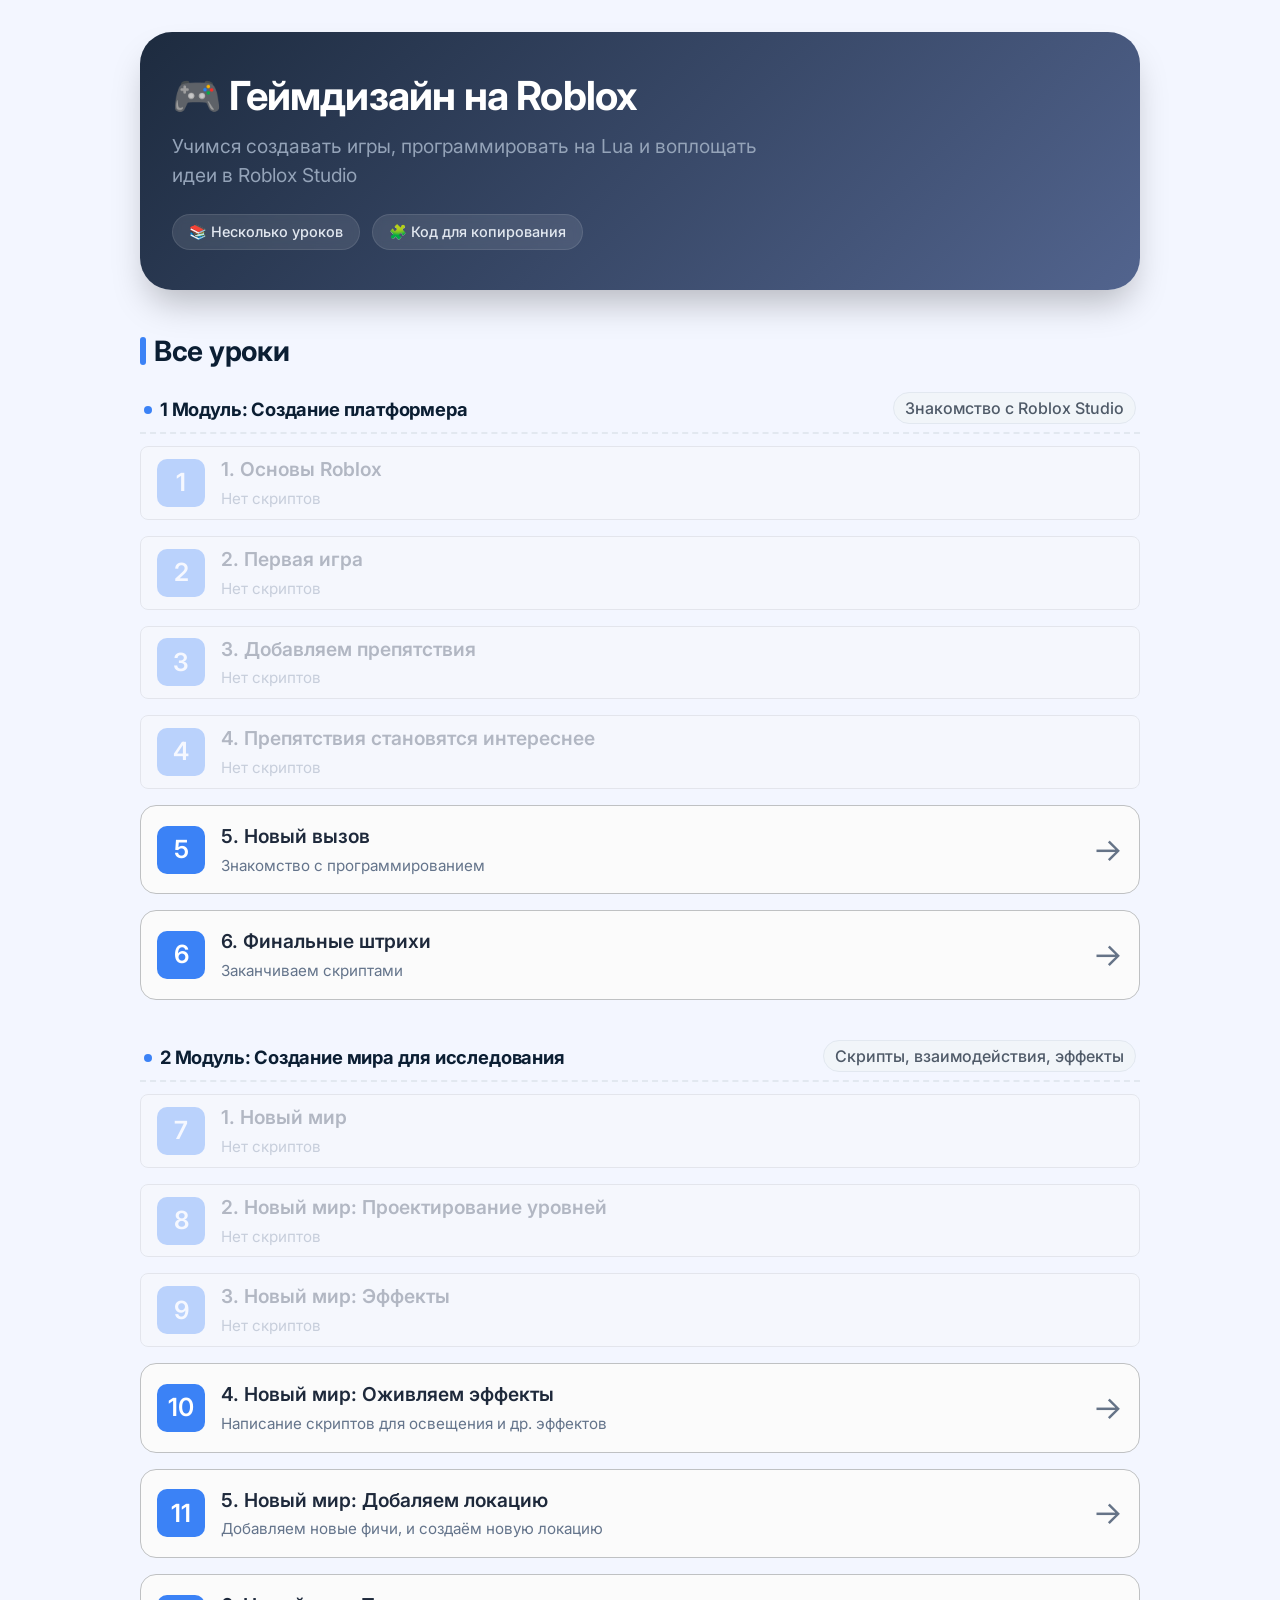
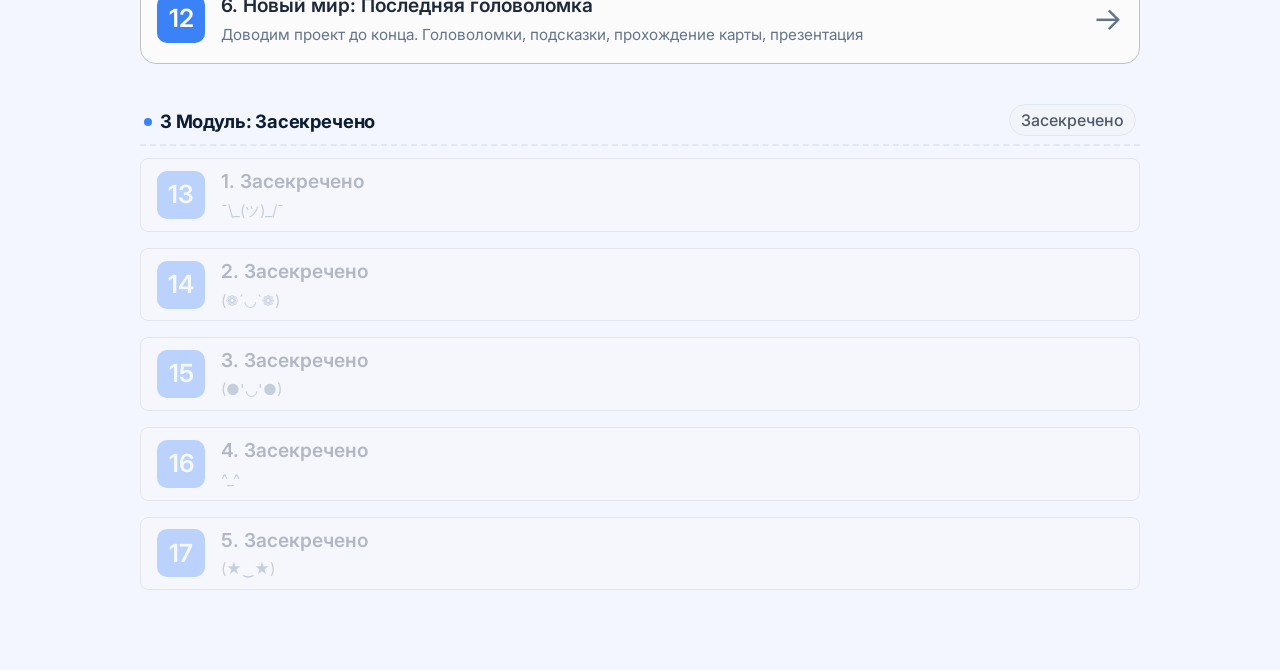
<file: index.html>
<!DOCTYPE html>
<html lang="ru">
<head>
  <meta charset="UTF-8">
  <meta name="viewport" content="width=device-width, initial-scale=1.0">
  <title>Создание игр на Roblox</title>
  <link rel="preconnect" href="https://fonts.googleapis.com">
  <link rel="preconnect" href="https://fonts.gstatic.com" crossorigin>
  <link href="https://fonts.googleapis.com/css2?family=Inter:opsz,wght@14..32,400;14..32,500;14..32,600;14..32,700&display=swap" rel="stylesheet">
  <link rel="stylesheet" href="css/style.css">
  <link rel="icon" type="image/png" href="logo-circle-tg.png">
</head>
<body>
  <div class="container">

    <header class="hero">
      <h1>🎮 Геймдизайн на Roblox</h1>
      <p class="subhead">Учимся создавать игры, программировать на Lua и воплощать идеи в Roblox Studio</p>
      <div class="badge-list">
        <span class="badge">📚 Несколько уроков</span>
        <span class="badge">🧩 Код для копирования</span>
      </div>
    </header>

    <section class="section">
      <h2 class="section-title">Все уроки</h2>

      <div class="topic-list">

        <!-- ПОДТЕМА 1 -->
        <section class="topic-block">
          <header class="topic-header">
            <h3 class="topic-title">1 Модуль: Создание платформера</h3>
            <span class="topic-range">Знакомство с Roblox Studio</span>
          </header>
          <div class="lesson-list">
            <a class="lesson-item lesson-item--disabled" href="#">
              <span class="lesson-item__num">1</span>
              <div class="lesson-item__body">
                <h3>1. Основы Roblox</h3>
                <p>Нет скриптов</p>
              </div>
            </a>
            <a class="lesson-item lesson-item--disabled" href="#">
              <span class="lesson-item__num">2</span>
              <div class="lesson-item__body">
                <h3>2. Первая игра</h3>
                <p>Нет скриптов</p>
              </div>
            </a>
            <a class="lesson-item lesson-item--disabled" href="#">
              <span class="lesson-item__num">3</span>
              <div class="lesson-item__body">
                <h3>3. Добавляем препятствия</h3>
                <p>Нет скриптов</p>
              </div>
            </a>
            <a class="lesson-item lesson-item--disabled" href="#">
              <span class="lesson-item__num">4</span>
              <div class="lesson-item__body">
                <h3>4. Препятствия становятся интереснее</h3>
                <p>Нет скриптов</p>
              </div>
            </a>
            <a class="lesson-item" href="lessons/lesson-05.html">
              <span class="lesson-item__num">5</span>
              <div class="lesson-item__body">
                <h3>5. Новый вызов</h3>
                <p>Знакомство с программированием</p>
              </div>
              <span class="lesson-item__arrow">→</span>
            </a>
            <a class="lesson-item" href="lessons/lesson-06.html">
              <span class="lesson-item__num">6</span>
              <div class="lesson-item__body">
                <h3>6. Финальные штрихи</h3>
                <p>Заканчиваем скриптами</p>
              </div>
              <span class="lesson-item__arrow">→</span>
            </a>
          </div>
        </section>

        <!-- ПОДТЕМА 2 -->
        <section class="topic-block">
          <header class="topic-header">
            <h3 class="topic-title">2 Модуль: Создание мира для исследования</h3>
            <span class="topic-range">Скрипты, взаимодействия, эффекты</span>
          </header>
          <div class="lesson-list">
            <a class="lesson-item lesson-item--disabled" href="#">
              <span class="lesson-item__num">7</span>
              <div class="lesson-item__body">
                <h3>1. Новый мир</h3>
                <p>Нет скриптов</p>
              </div>
            </a>
            <a class="lesson-item lesson-item--disabled" href="#">
              <span class="lesson-item__num">8</span>
              <div class="lesson-item__body">
                <h3>2. Новый мир: Проектирование уровней</h3>
                <p>Нет скриптов</p>
              </div>
            </a>
            <a class="lesson-item lesson-item--disabled" href="#">
              <span class="lesson-item__num">9</span>
              <div class="lesson-item__body">
                <h3>3. Новый мир: Эффекты</h3>
                <p>Нет скриптов</p>
              </div>
            </a>
            <a class="lesson-item" href="lessons/lesson-10.html">
              <span class="lesson-item__num">10</span>
              <div class="lesson-item__body">
                <h3>4. Новый мир: Оживляем эффекты</h3>
                <p>Написание скриптов для освещения и др. эффектов</p>
              </div>
              <span class="lesson-item__arrow">→</span>
            </a>
            <a class="lesson-item" href="lessons/lesson-11.html">
              <span class="lesson-item__num">11</span>
              <div class="lesson-item__body">
                <h3>5. Новый мир: Добаляем локацию</h3>
                <p>Добавляем новые фичи, и создаём новую локацию</p>
              </div>
              <span class="lesson-item__arrow">→</span>
            </a>
            <a class="lesson-item" href="lessons/lesson-12.html">
              <span class="lesson-item__num">12</span>
              <div class="lesson-item__body">
                <h3>6. Новый мир: Последняя головоломка</h3>
                <p>Доводим проект до конца. Головоломки, подсказки, прохождение карты, презентация</p>
              </div>
              <span class="lesson-item__arrow">→</span>
            </a>
          </div>
        </section>

        <!-- ПОДТЕМА 3 — занятие 7 является первым в этой подтеме -->
        <section class="topic-block">
          <header class="topic-header">
            <h3 class="topic-title">3 Модуль: Засекречено</h3>
            <span class="topic-range">Засекречено</span>
          </header>
          <div class="lesson-list">
            <a class="lesson-item lesson-item--disabled" href="#">
              <span class="lesson-item__num">13</span>
              <div class="lesson-item__body">
                <h3>1. Засекречено</h3>
                <p>¯\_(ツ)_/¯</p>
              </div>
            </a>
            <a class="lesson-item lesson-item--disabled" href="#">
              <span class="lesson-item__num">14</span>
              <div class="lesson-item__body">
                <h3>2. Засекречено</h3>
                <p>(❁´◡`❁)</p>
              </div>
            </a>
            <a class="lesson-item lesson-item--disabled" href="#">
              <span class="lesson-item__num">15</span>
              <div class="lesson-item__body">
                <h3>3. Засекречено</h3>
                <p>(●'◡'●)</p>
              </div>
            </a>
            <a class="lesson-item lesson-item--disabled" href="#">
              <span class="lesson-item__num">16</span>
              <div class="lesson-item__body">
                <h3>4. Засекречено</h3>
                <p>^_^</p>
              </div>
            </a>
            <a class="lesson-item lesson-item--disabled" href="#">
              <span class="lesson-item__num">17</span>
              <div class="lesson-item__body">
                <h3>5. Засекречено</h3>
                <p>(★‿★)</p>
              </div>
            </a>
          </div>
        </section>

      </div>
    </section>

  </div>
</body>
</html>
</file>
<file: css/style.css>
/* ===== БАЗА ===== */
* {
    margin: 0;
    padding: 0;
    box-sizing: border-box;
  }
  html {
    scroll-behavior: smooth;
  }
  body {
    font-family: 'Inter', system-ui, -apple-system, sans-serif;
    background: #f3f6ff;
    color: #0f172a;
    line-height: 1.5;
    padding: 2rem 1.5rem;
  }
  
  .container {
    max-width: 1000px;
    margin: 0 auto;
  }
  /* Принудительный задний фон для кода */
  pre code.hljs {
    background: rgb(44, 60, 74) !important;
    font-size: 17px;
  }

  /* ===== ОБЩИЕ КОМПОНЕНТЫ ===== */
  .section {
    margin-bottom: 3rem;
  }
  
  .section-title {
    font-size: 1.75rem;
    font-weight: 700;
    letter-spacing: -0.01em;
    margin-bottom: 1.25rem;
    display: flex;
    align-items: center;
    gap: 0.5rem;
    color: #0b1e33;
  }
  
  .section-title::before {
    content: '';
    display: inline-block;
    width: 6px;
    height: 1.75rem;
    background: #3b82f6;
    border-radius: 4px;
  }
  
  /* ===== ХЕДЕР ===== */
  .hero {
    background: linear-gradient(135deg, #1d2b3f 0%, #52648e 100%);
    color: white;
    border-radius: 2rem;
    padding: 2.5rem 2rem;
    margin-bottom: 2.5rem;
    box-shadow: 0 20px 35px -8px rgba(0, 0, 0, 0.25);
  }
  
  .hero h1 {
    font-size: 2.5rem;
    font-weight: 700;
    letter-spacing: -0.02em;
    line-height: 1.2;
    margin-bottom: 0.75rem;
  }
  
  .hero .subhead {
    font-size: 1.2rem;
    color: #94a3b8;
    max-width: 600px;
    font-weight: 400;
  }
  
  .badge-list {
    display: flex;
    flex-wrap: wrap;
    gap: 0.75rem;
    margin-top: 1.5rem;
  }
  
  .badge {
    background: rgba(255, 255, 255, 0.1);
    backdrop-filter: blur(4px);
    padding: 0.4rem 1rem;
    border-radius: 40px;
    font-size: 0.9rem;
    font-weight: 500;
    color: #e2e8f0;
    border: 1px solid rgba(255, 255, 255, 0.1);
  }
  
  /* ===== НАВИГАЦИЯ СВЕРХУ ===== */
  .breadcrumbs {
    margin-bottom: 1.25rem;
    font-size: 0.9rem;
    display: flex;
    align-items: center;
    flex-wrap: wrap;
    gap: 0.5rem;
  }
  
  .breadcrumbs a {
    display: inline-flex;
    align-items: center;
    gap: 0.4rem;
    padding: 0.45rem 1rem;
    border-radius: 2rem;
    border: 1.5px solid #cbd5e1;
    background: #ffffff;
    color: #1e293b;
    font-size: 0.9rem;
    font-weight: 600;
    text-decoration: none;
    transition: background 0.15s, border-color 0.15s, color 0.15s, transform 0.1s, box-shadow 0.15s;
    box-shadow: 0 1px 2px rgba(0, 0, 0, 0.04);
  }
  
  .breadcrumbs a:hover {
    background: #eff6ff;
    border-color: #3b82f6;
    color: #1d4ed8;
    box-shadow: 0 4px 10px -4px rgba(59, 130, 246, 0.35);
    text-decoration: none;
  }
  
  .breadcrumbs a:active {
    transform: scale(0.97);
  }
  
  /* ===== МАТЕРИАЛЫ К УРОКУ ===== */
  .downloads {
    background: #ffffff;
    border: 1px solid #e9eef3;
    border-radius: 1.5rem;
    padding: 1.5rem 1.75rem 1.75rem;
    margin-bottom: 2rem;
    box-shadow: 0 4px 14px -6px rgba(0, 0, 0, 0.06);
  }
  
  .downloads__title {
    display: flex;
    align-items: center;
    gap: 0.6rem;
    font-size: 1.15rem;
    font-weight: 700;
    color: #0b1e33;
    margin-bottom: 0.4rem;
  }
  
  .downloads__icon {
    font-size: 1.25rem;
    line-height: 1;
  }
  
  .downloads__hint {
    font-size: 0.9rem;
    color: #64748b;
    margin-bottom: 1.1rem;
  }
  
  .downloads__list {
    display: flex;
    flex-direction: column;
    gap: 0.75rem;
  }
  
  /* Карточка-ссылка на файл */
  .download-item {
    display: flex;
    align-items: center;
    gap: 1rem;
    padding: 0.85rem 1.1rem;
    border: 1.5px solid #e2e8f0;
    border-radius: 1rem;
    background: #f9fcff;
    text-decoration: none;
    color: inherit;
    transition: border-color 0.15s, background 0.15s, box-shadow 0.15s, transform 0.1s;
  }
  
  .download-item:hover {
    border-color: #3b82f6;
    background: #eff6ff;
    box-shadow: 0 6px 14px -8px rgba(59, 130, 246, 0.4);
  }
  
  .download-item:active {
    transform: scale(0.995);
  }
  
  .download-item__icon {
    font-size: 1.4rem;
    flex-shrink: 0;
    width: 2.2rem;
    text-align: center;
  }
  
  .download-item__body {
    flex: 1;
    min-width: 0;
  }
  
  .download-item__name {
    font-size: 0.98rem;
    font-weight: 600;
    color: #1e293b;
    margin-bottom: 0.1rem;
    white-space: nowrap;
    overflow: hidden;
    text-overflow: ellipsis;
  }
  
  .download-item__meta {
    font-size: 0.8rem;
    color: #64748b;
  }
  
  /* Кнопка «Скачать ↓» внутри карточки */
  .download-item__action {
    flex-shrink: 0;
    display: inline-flex;
    align-items: center;
    gap: 0.3rem;
    padding: 0.45rem 0.95rem;
    border-radius: 2rem;
    background: #3b82f6;
    color: #ffffff;
    font-size: 0.85rem;
    font-weight: 600;
    border: 1.5px solid #3b82f6;
    transition: background 0.15s, border-color 0.15s, box-shadow 0.15s;
  }
  
  .download-item:hover .download-item__action {
    background: #2563eb;
    border-color: #2563eb;
    box-shadow: 0 4px 10px -4px rgba(37, 99, 235, 0.5);
  }
  .task-link {
    display: inline-flex;
    align-items: center;
    gap: 1rem;
    color: #3b82f6;
    font-weight: 600;
    text-decoration: none;
    border-bottom: 2px dashed #93c5fd;
    transition: color 0.15s, border-color 0.15s;
  }
  
  .task-link:hover {
    color: #1d4ed8;
    border-bottom-color: #1d4ed8;
  }
  
  
  /* ===== СПИСОК УРОКОВ (главная) ===== */
  .lesson-list {
    display: flex;
    flex-direction: column;
    gap: 1rem;
  }
  
  .lesson-item {
    display: flex;
    align-items: center;
    gap: 1rem;
    background: rgb(251, 251, 251);
    padding: 1rem 1rem;
    border-radius: 1rem;
    border: 1px solid #bfc1c3;
    text-decoration: none;
    color: inherit;
    transition: box-shadow 0.2s, border-color 0.2s, transform 0.1s;
  }
  
  .lesson-item:hover {
    box-shadow: 0 10px 20px -8px rgba(0, 0, 0, 0.2);
    border-color: #506074;
    background: rgb(255, 255, 255);
  }
  
  .lesson-item--disabled {
    opacity: 0.3;
    pointer-events: none;
    padding: 0.5rem 1rem;
    border-radius: 0.5rem;
  }
  
  .lesson-item__num {
    background: #3b82f6;
    color: white;
    width: 3rem;
    height: 3rem;
    font-size: 25px;
    border-radius: 10px;
    display: inline-flex;
    align-items: center;
    justify-content: center;
    font-weight: 600;
    flex-shrink: 0;
  }
  
  .lesson-item__body {
    flex: 1;
  }
  
  .lesson-item__body h3 {
    font-size: 1.2rem;
    font-weight: 600;
    color: #1e293b;
    margin-bottom: 0.25rem;
  }
  
  .lesson-item__body p {
    font-size: 0.95rem;
    color: #64748b;
  }
  
  .lesson-item__arrow {
    color: #657387;
    font-size: 2rem;
  }
  
  /* ===== КАРТОЧКИ ЗАДАНИЙ ===== */
  .task-grid {
    display: flex;
    flex-direction: column;
    gap: 2rem;
  }
  
  .task-card {
    background: white;
    border-radius: 1.5rem;
    box-shadow: 0 8px 20px -6px rgba(0, 0, 0, 0.08), 0 4px 12px -2px rgba(0, 0, 0, 0.03);
    border: 1px solid #e9eef3;
    overflow: hidden;
    transition: box-shadow 0.2s ease;
  }
  
  .task-card:hover {
    box-shadow: 0 18px 30px -10px rgba(0, 0, 0, 0.12);
  }
  
  .task-header {
    padding: 1.25rem 1.75rem;
    background: #f9fcff;
    border-bottom: 1px solid #e9eef3;
    display: flex;
    flex-wrap: wrap;
    align-items: center;
    justify-content: space-between;
    gap: 1rem;
  }
  
  .task-header h2 {
    font-size: 1.4rem;
    font-weight: 600;
    color: #1e293b;
    display: flex;
    align-items: center;
    gap: 0.75rem;
  }
  
  .task-number {
    background: #3b82f6;
    color: white;
    font-size: 25px;
    font-weight: 600;
    width: 3rem;
    height: 3rem;
    display: inline-flex;
    align-items: center;
    justify-content: center;
    border-radius: 10px;
    flex-shrink: 0;
  }
  
  .task-number_width {
    background: #3b82f6;
    color: white;
    font-size: 25px;
    font-weight: 600;
    width: 5rem;
    height: 3rem;
    display: inline-flex;
    align-items: center;
    justify-content: center;
    border-radius: 10px;
    flex-shrink: 0;
  }

  .task-desc {
    font-size: 1rem;
    color: #475569;
    max-width: 70%;
  }
  
  /* ===== БЛОК КОДА ===== */
  .code-block-wrapper {
    padding: 1.5rem 1.75rem 1.75rem;
    background: #ffffff;
  }
  
  .code-label {
    display: flex;
    justify-content: space-between;
    align-items: center;
    margin-bottom: 1rem;
    gap: 1rem;
  }
  
  .code-label span {
    font-size: 1rem;
    font-weight: 400;
    color: #505c6d;
  }
  
  .copy-button {
    background: #eef2f6;
    border: 1px solid #dae2ed;
    padding: 0.5rem 1rem;
    border-radius: 2rem;
    font-size: 0.85rem;
    font-weight: 600;
    color: #1e293b;
    display: inline-flex;
    align-items: center;
    gap: 0.5rem;
    cursor: pointer;
    transition: background 0.15s, color 0.15s, transform 0.1s;
  }

  
  pre {
    background: rgb(44, 60, 74);
    border-radius: 1rem;
    padding: 1rem 1rem;
    overflow-x: auto;
    font-family: 'Fira Code', 'JetBrains Mono', 'Cascadia Code', 'Consolas', monospace;
    font-size: 1rem;
    line-height: 1.6;
    color: #e2e8f0;
    border: 1px solid #1e2a3a;
    tab-size: 4;
  }
  
  code {
    font-family: inherit;
  }
  
  pre::-webkit-scrollbar {
    height: 8px;
  }
  pre::-webkit-scrollbar-track {
    background: #1e293b;
    border-radius: 4px;
  }
  pre::-webkit-scrollbar-thumb {
    background: #475569;
    border-radius: 4px;
  }
  
  /* ===== ФУТЕР / НАВИГАЦИЯ ===== */
  .footer-nav {
    margin-top: 2.5rem;
    padding-top: 1.5rem;
    border-top: 2px solid #e2e8f0;
    display: flex;
    justify-content: space-between;
    align-items: center;
    flex-wrap: wrap;
    gap: 0.75rem;
  }
  
  .footer-nav a {
    display: inline-flex;
    align-items: center;
    gap: 0.5rem;
    padding: 0.6rem 1.2rem;
    border-radius: 2rem;
    border: 1.5px solid #cbd5e1;
    background: #ffffff;
    color: #1e293b;
    font-size: 0.9rem;
    font-weight: 600;
    text-decoration: none;
    transition: background 0.15s, border-color 0.15s, color 0.15s, transform 0.1s, box-shadow 0.15s;
    box-shadow: 0 1px 2px rgba(0, 0, 0, 0.04);
  }
  
  .footer-nav a:hover {
    background: #eff6ff;
    border-color: #3b82f6;
    color: #1d4ed8;
    box-shadow: 0 4px 10px -4px rgba(59, 130, 246, 0.35);
    text-decoration: none; /* отключаем старое подчёркивание */
  }
  
  .footer-nav a:active {
    transform: scale(0.97);
  }
  
  /* ===== МОБИЛЬНАЯ АДАПТИВНОСТЬ ===== */
  @media (max-width: 640px) {
    body {
      padding: 1rem;
    }
  
    .hero {
      padding: 1.75rem 1.25rem;
    }
  
    .hero h1 {
      font-size: 1.9rem;
    }
  
    .task-header {
      flex-direction: column;
      align-items: flex-start;
      padding: 1rem 1.25rem;
    }
  
    .task-desc {
      max-width: 100%;
    }
  
    .code-block-wrapper {
      padding: 1rem 1.25rem 1.25rem;
    }
  
    pre {
      padding: 1rem;
      font-size: 0.85rem;
    }
  
    .task-header h2 {
      font-size: 1.2rem;
    }
  
    .lesson-item {
      padding: 1rem;
    }
  }
  /* ===== ПОДТЕМЫ ===== */
  .topic-list {
    display: flex;
    flex-direction: column;
    gap: 2.5rem;
  }
  
  .topic-block {
    display: flex;
    flex-direction: column;
    gap: 0.75rem;
  }
  
  .topic-header {
    display: flex;
    align-items: baseline;
    justify-content: space-between;
    flex-wrap: wrap;
    gap: 0.5rem;
    padding: 0 0.25rem 0.5rem;
    border-bottom: 2px dashed #e2e8f0;
  }
  
  .topic-title {
    font-size: 1.15rem;
    font-weight: 700;
    color: #0b1e33;
    letter-spacing: -0.01em;
    display: flex;
    align-items: center;
    gap: 0.5rem;
  }
  
  .topic-title::before {
    content: '';
    width: 8px;
    height: 8px;
    background: #3b82f6;
    border-radius: 50%;
    display: inline-block;
  }
  
  .topic-range {
    font-size: 1rem;
    font-weight: 500;
    color: #4f5a68;
    background: #f1f5f9;
    padding: 0.2rem 0.7rem;
    border-radius: 40px;
    border: 1px solid #e2e8f0;
    white-space: nowrap;
  }
  
  /* ===== МОБИЛЬНАЯ АДАПТИВНОСТЬ (дополнение к существующему блоку) ===== */
  @media (max-width: 640px) {
    .topic-header {
      flex-direction: column;
      align-items: flex-start;
    }
  
    .topic-title {
      font-size: 1.05rem;
    }
  }

  /* ===== ЗАКРЫТЫЙ БЛОК ===== */

  .locked_block_overlay {
    /* padding: 1.25rem 1.75rem; */
    /* background: #f9fcff; */
    /* border-bottom: 1px solid #e9eef3; */
    /* display: flex; */
    /* flex-wrap: wrap; */
    /* align-items: center; */
    /* justify-content: space-between; */
    /* gap: 1rem; */

    /* background: #ffffff; */
    /* border: 1.5px dashed #cbd5e1; */
    /* border-radius: 1.5rem; */
    /* padding: 2.5rem 2rem; */
    /* text-align: center; */
    /* max-width: 480px; */
    /* margin: 0 auto; */
    /* box-shadow: 0 8px 20px -8px rgba(0, 0, 0, 0.08); */
    
  }
  
  .locked_block_overlay h2 {
    font-size: 1.4rem;
    font-weight: 600;
    color: #1e293b;
    display: flex;
    align-items: center;
    gap: 0.75rem;
  }


.locked-block__form {
  display: flex;
  gap: 0.5rem;
  justify-content: center;
  flex-wrap: wrap;

}

.locked-block__input {
  flex: 1 1 220px;
  max-width: 420px;
  padding: 0.65rem 1rem;
  border: 1.5px solid #cbd5e1;
  border-radius: 1rem;
  font-size: 0.95rem;
  font-family: inherit;
  color: #1e293b;
  outline: none;
  transition: border-color 0.15s, box-shadow 0.15s;
}

.locked-block__input:focus {
  border-color: #3b82f6;
  box-shadow: 0 0 0 3px rgba(59, 130, 246, 0.15);
}

.locked-block__button {
  padding: 0.65rem 1.4rem;
  border-radius: 1rem;
  border: 1.5px solid #3b82f6;
  background: #3b82f6;
  color: #ffffff;
  font-size: 0.95rem;
  font-weight: 600;
  font-family: inherit;
  cursor: pointer;
  transition: background 0.15s, border-color 0.15s, transform 0.1s;
}

.locked-block__button:hover {
  background: #2563eb;
  border-color: #2563eb;
}

.locked-block__button:active {
  transform: scale(0.97);
}

.locked-block__error {
  margin-top: 0.85rem;
  font-size: 1.2rem;
  color: #dc2626;
  font-weight: 500;
}

.locked-block__content {
  /* background: #ffffff;
  border: 1.5px solid #bbf7d0;
  border-radius: 1.5rem;
  padding: 1.75rem;
  box-shadow: 0 8px 20px -8px rgba(16, 185, 129, 0.2); */
}

.locked-block__content h3 {
  font-size: 1.15rem;
  font-weight: 700;
  color: #065f46;
  margin-bottom: 0.75rem;
}
</file>
